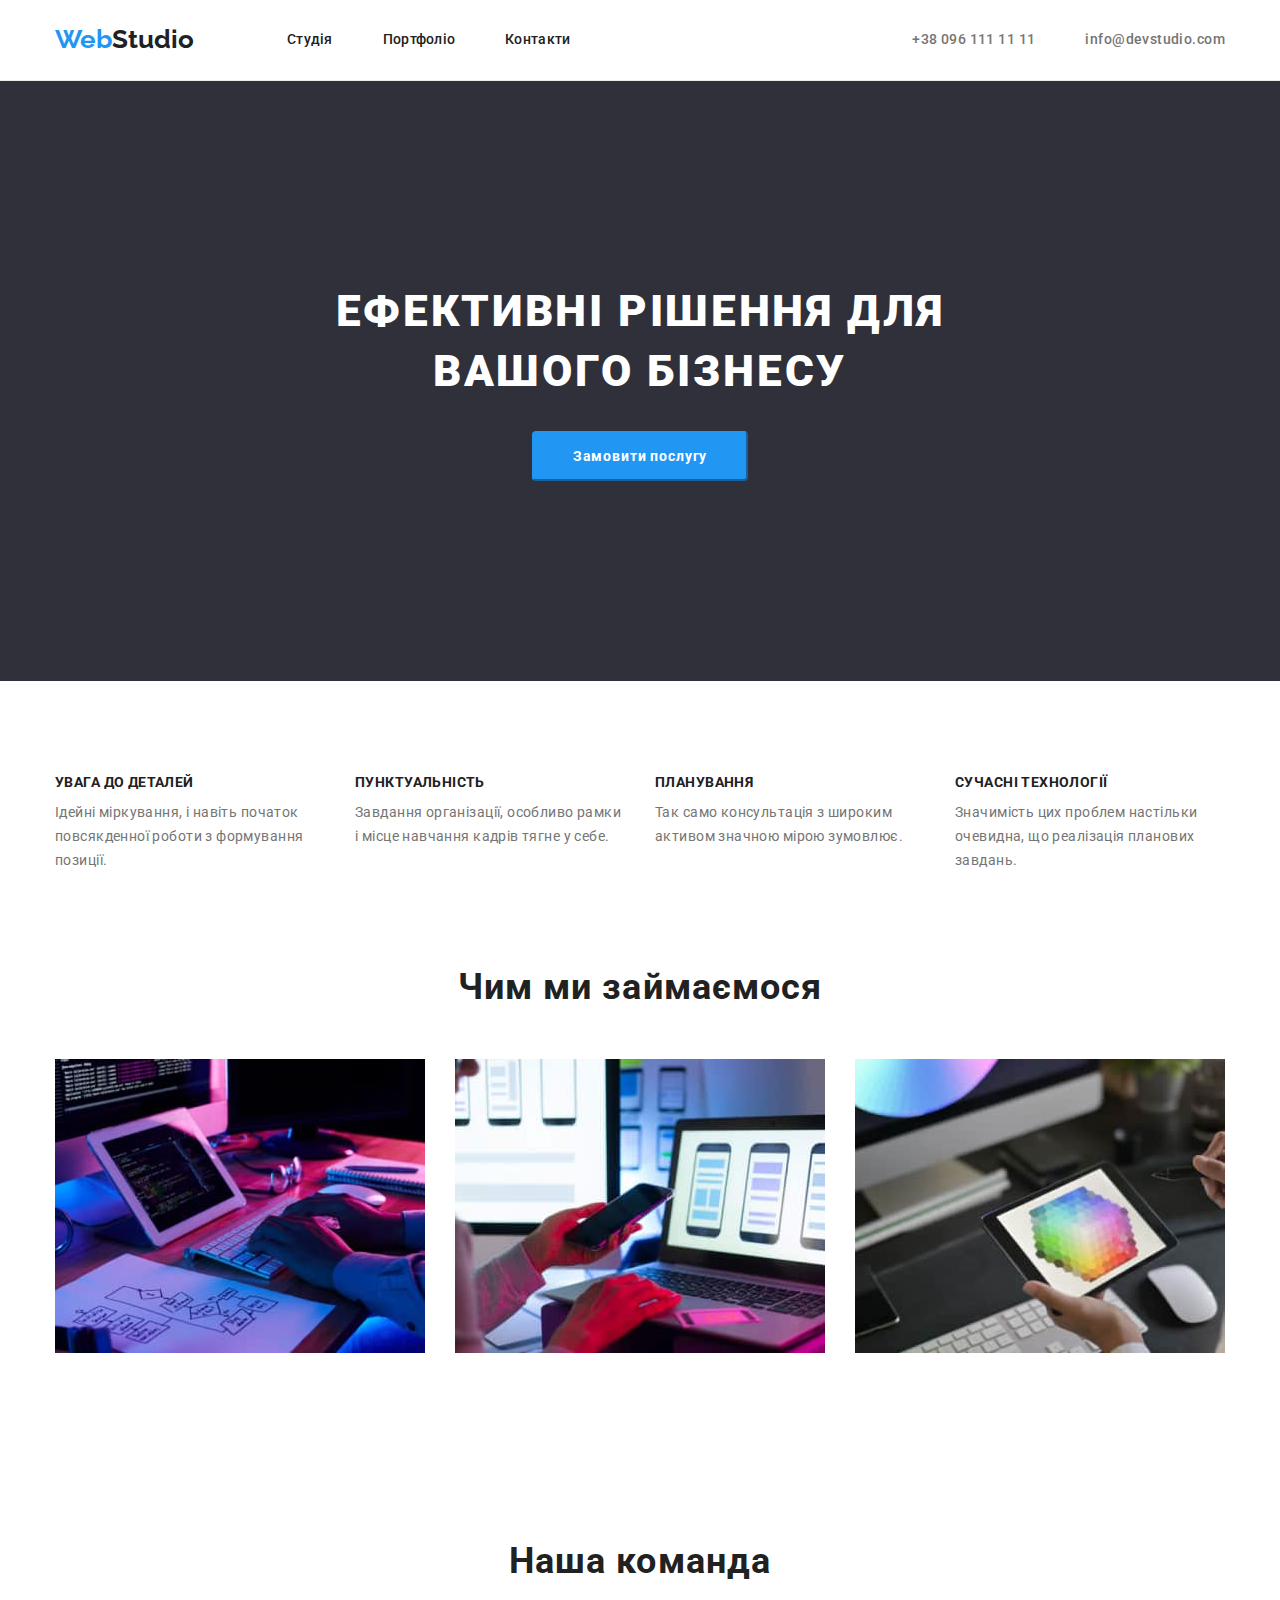
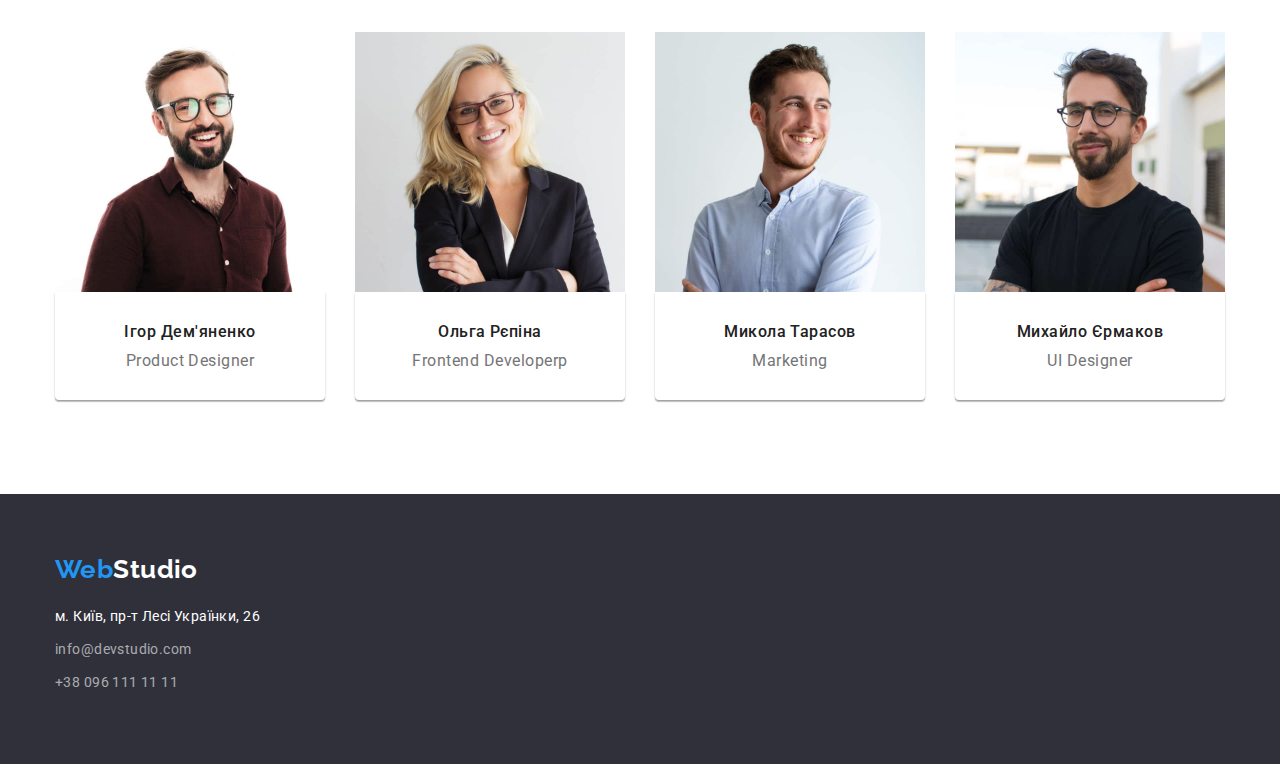
<file: index.html>
<!DOCTYPE html>
<html lang="uk">

<head>
    <meta charset="UTF-8">
    <meta http-equiv="X-UA-Compatible" content="IE=edge">
    <meta name="viewport" content="width=device-width, initial-scale=1.0">
    <link rel="preconnect" href="https://fonts.googleapis.com">
    <link rel="preconnect" href="https://fonts.gstatic.com" crossorigin>
    <link
        href="https://fonts.googleapis.com/css2?family=Raleway:wght@700&family=Roboto:wght@400;500;700;900&display=swap"
        rel="stylesheet">
    <!-- Спочатку нормалізатор -->
    <link rel="stylesheet"
        href="https://cdnjs.cloudflare.com/ajax/libs/modern-normalize/1.0.0/modern-normalize.min.css">
    <!-- В нормалізаторі modern-normalize за замовчуванням заданий глобальний border-box  в своїх стилях його можна не
        вказувати. -->
    <!-- Потім мої стилі -->
    <link rel="stylesheet" href="./css/styles.css" />
    <title>WebStudio</title>
</head>

<body>
    <!------------------------------- Header ------------------->
    <header class="header">
        <div class="container">
            <div class="container-header">
            <nav class="nav-sait">
                <a class="logo link" href="./index.html" lang="en"><span class="logo-accent">Web</span>Studio</a>
                <ul class="nav list">
                    <li class="nav-item"><a class="nav-link" href="./index.html">Студія</a> </li>
                    <li class="nav-item"><a class="nav-link" href="./portfolio.html">Портфоліо</a> </li>
                    <li class="nav-item"><a class="nav-link" href="#">Контакти</a> </li>
                </ul>
            </nav>
            <div class="heder-conect">
                <ul class="nav list">
                    <li><a class="link contacts nav-link" href="tel:+380961111111">+38 096 111 11 11</a> </li>
                    <li><a class="link contacts nav-link" href="mailto:info@devstudio.com">info@devstudio.com</a> </li>
                </ul>
            </div>
            </div>
        </div>
    </header>

    <main>
        <!------------------ section Hero------------------->
        <section class="hero">
            <div class="container">
                <h1 class="hero-title">Ефективні рішення для вашого бізнесу</h1>
                <button class="hero-button" type="button">Замовити послугу</button>
            </div>
        </section>
        <!---------------------section benefits ------------------->
        <section class="section">
            <div class="container">
                <!-- ЗАХОВАТИ ЗАГОЛОВОК -->
                <h2 class="visually-hidden">Наші переваги</h2>
                <ul class="list">
                    <li class="benefits-list">
                        <h3 class="benefits-title">Увага до деталей</h3>
                        <p class="benefits-text">Ідейні міркування, і навіть початок повсякденної роботи з формування
                            позиції.</p>
                    </li>
                    <li class="benefits-list">
                        <h3 class="benefits-title">Пунктуальність</h3>
                        <p class="benefits-text">Завдання організації, особливо рамки і місце навчання кадрів тягне у
                            себе.</p>
                    </li>
                    <li class="benefits-list">
                        <h3 class="benefits-title">Планування</h3>
                        <p class="benefits-text">Так само консультація з широким активом значною мірою зумовлює.</p>
                    </li>
                    <li class="benefits-list">
                        <h3 class="benefits-title">Сучасні технології</h3>
                        <p class="benefits-text">Значимість цих проблем настільки очевидна, що реалізація планових
                            завдань.</p>
                    </li>
                </ul>
            </div>
        </section>

        <!-- --------------------------about ------------------------>
        <section class="section about">
            <div class="container">
                <h2 class="about-title">Чим ми займаємося</h2>
                <ul class="about list">
                    <li><img src="./images/box1.jpg" alt="компютер" width="370"></li>
                    <li><img src="./images/box2.jpg" alt="телефон" width="370"></li>
                    <li><img src="./images/box3.jpg" alt="планшет" width="370"></li>
                </ul>
            </div>
        </section>


        <!-- ----------------------- team --------------------------- -->
        <section class="section">
            <div class="container">
                <h2 class="team-title">Наша команда</h2>
                <ul class="team list">
                    <li>
                        <img class="card-img" src="./images/foto1.jpg" alt="фото-дизайнера" width="270">
                        <div class="card">
                            <h3 class="team-user-name">Ігор Дем'яненко</h3>
                            <p class="team-user">Product Designer</p>
                        </div>
                    </li>
                    <li>
                        <img class="card-img" src="./images/foto2.jpg" alt="фото-розробника" width="270">
                        <div class="card">
                            <h3 class="team-user-name">Ольга Рєпіна</h3>
                            <p class="team-user">Frontend Developerp</p>
                        </div>
                    </li>
                    <li>
                        <img class="card-img" src="./images/foto3.jpg" alt="фото-маркетолога" width="270">
                        <div class="card">
                            <h3 class="team-user-name">Микола Тарасов</h3>
                            <p class="team-user">Marketing</p>
                        </div>
                    </li>
                    <li>
                        <img class="card-img" src="./images/foto4.jpg" alt="фото-дизайнера-юай" width="270">
                        <div class="card">
                            <h3 class="team-user-name">Михайло Єрмаков</h3>
                            <p class="team-user">UI Designer</p>
                        </div>
                    </li>
                </ul>
            </div>
        </section>
    </main>
    <!------------------------------------- footer -----------------  -->
    <footer class="footer">
        <div class="container">
            <div class="container-logo">
                <a class="link footer-logo" href="./index.html" lang="en"> <span
                        class="logo-accent">Web</span>Studio</a>
            </div>
            <div class="container-address">
                <address>
                    <a class="link address-link" href="https://goo.gl/maps/qexC5noHdbvhc4Kc7" target="_blank"
                        rel="noopener noreferrer">м. Київ, пр-т Лесі Українки, 26</a>
                </address>
            </div>

            <ul>
                <li>
                    <div class="container-contacts">
                        <a class="foot-contacts" href="mailto:info@devstudio.com">info@devstudio.com</a>
                    </div>
                </li>
                <li>
                    <div class="container-contacts">
                        <a class="foot-contacts" href="tel:+380961111111">+38 096 111 11 11</a>
                    </div>
                </li>
            </ul>
        </div>
    </footer>
</body>

</html>
</file>
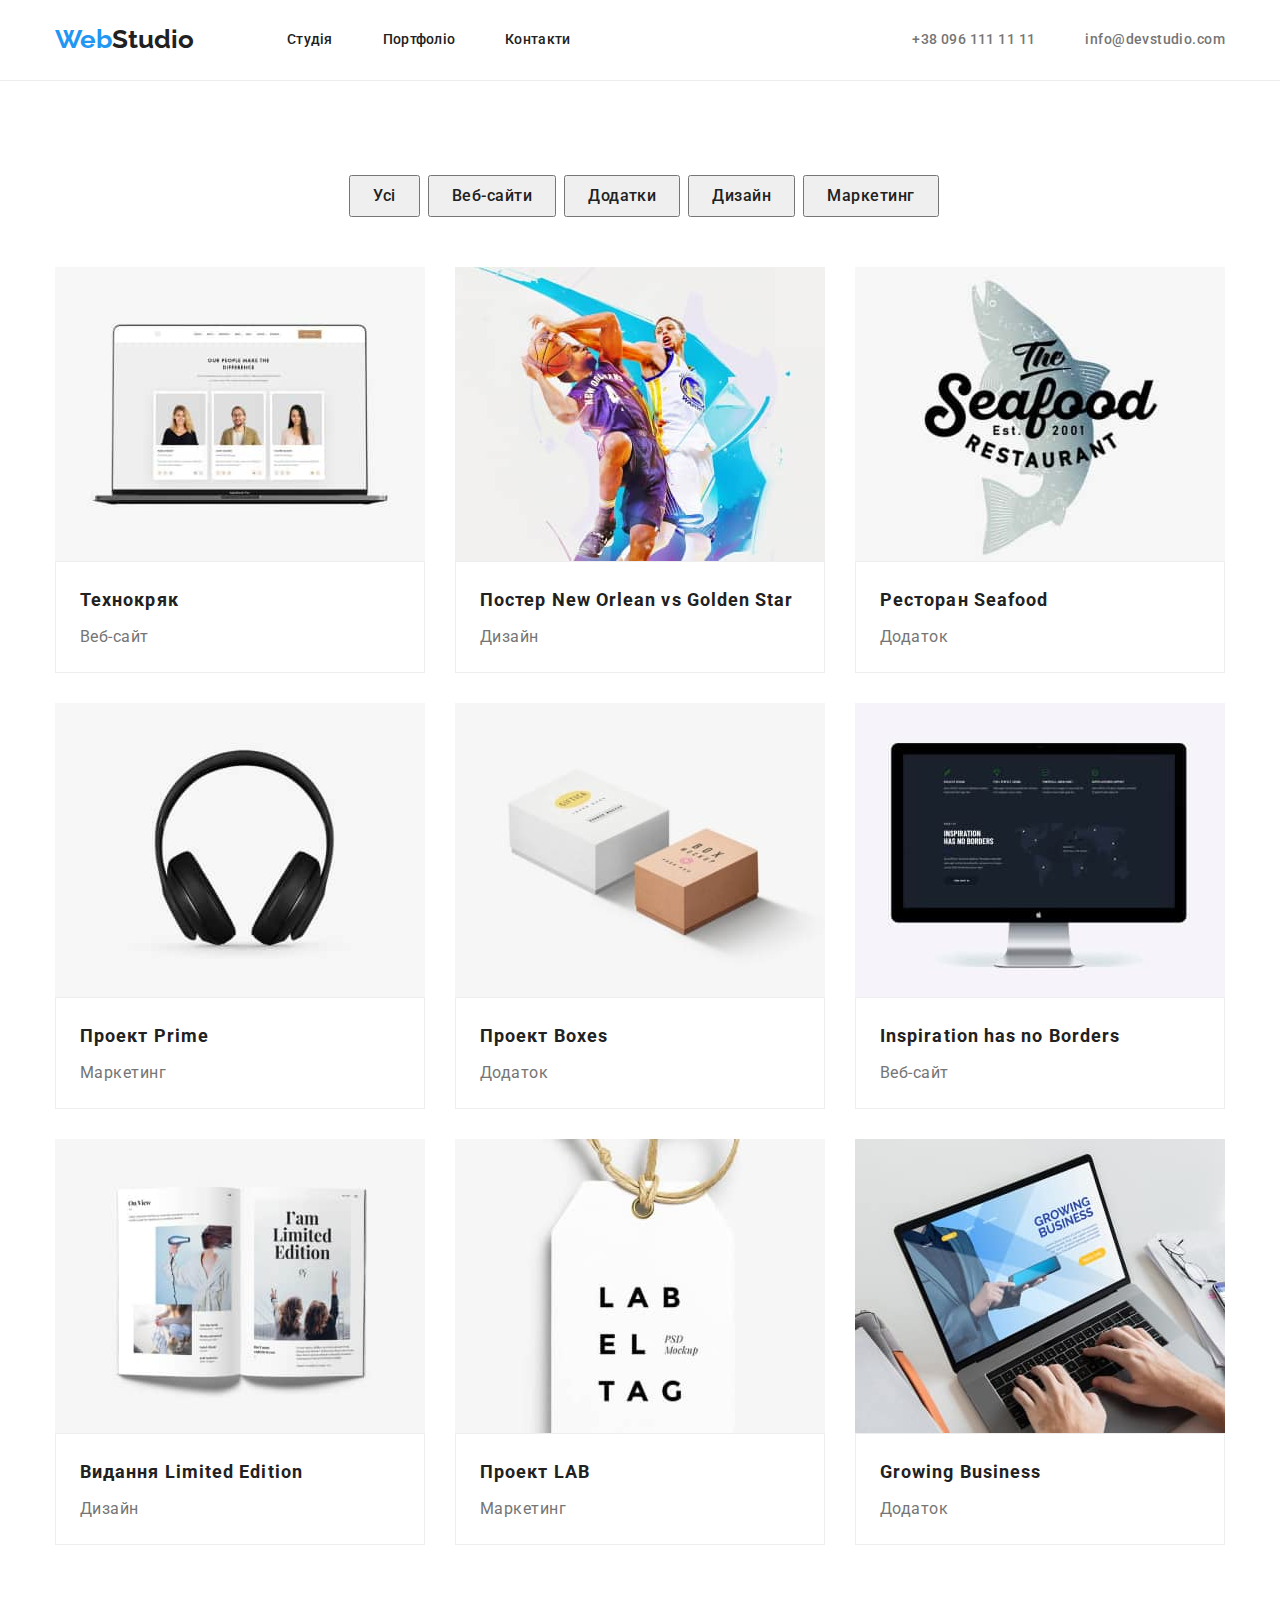
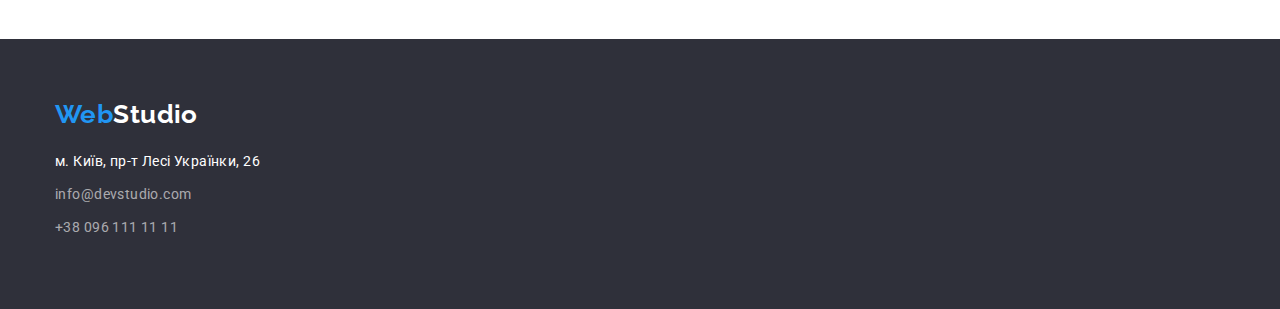
<file: portfolio.html>
<!DOCTYPE html>
<html lang="uk">

<head>
    <meta charset="UTF-8">
    <meta http-equiv="X-UA-Compatible" content="IE=edge">
    <meta name="viewport" content="width=device-width, initial-scale=1.0">
    <link rel="preconnect" href="https://fonts.googleapis.com">
    <link rel="preconnect" href="https://fonts.gstatic.com" crossorigin>
    <link
        href="https://fonts.googleapis.com/css2?family=Raleway:wght@700&family=Roboto:wght@400;500;700;900&display=swap"
        rel="stylesheet">
    <!-- Спочатку нормалізатор -->
    <link rel="stylesheet"
        href="https://cdnjs.cloudflare.com/ajax/libs/modern-normalize/1.0.0/modern-normalize.min.css">
    <!-- В нормалізаторі modern-normalize за замовчуванням заданий глобальний border-box  в своїх стилях його можна не
        вказувати. -->
    <!-- Потім мої стилі -->
    <link rel="stylesheet" href="./css/styles.css" />
    <title>WebStudio</title>
</head>

<body>
    <!-------------------------------------- Header ------------------->
    <header class="header">
        <div class="container">
            <div class="container-header">
                <nav class="nav-sait">
                    <a class="logo link" href="./index.html" lang="en"><span class="logo-accent">Web</span>Studio</a>
                    <ul class="nav list">
                        <li class="nav-item"><a class="nav-link" href="./index.html">Студія</a> </li>
                        <li class="nav-item"><a class="nav-link" href="./portfolio.html">Портфоліо</a> </li>
                        <li class="nav-item"><a class="nav-link" href="#">Контакти</a> </li>
                    </ul>
                </nav>
                <div class="heder-conect">
                    <ul class="nav list">
                        <li><a class="link contacts nav-link" href="tel:+380961111111">+38 096 111 11 11</a> </li>
                        <li><a class="link contacts nav-link" href="mailto:info@devstudio.com">info@devstudio.com</a>
                        </li>
                    </ul>
                </div>
            </div>
        </div>
    </header>

    </div>
    <main>
        <!------------------------- список кнопок-------------->
        <section class="section">
            <div class="container">
                <div class="btn-container">
                    <ul class="list">
                        <li class="btn-item"> <button class="button button-potfolio" type="button">Усі</button></li>
                        <li class="btn-item"> <button class="button button-potfolio" type="button">Веб-сайти</button>
                        </li>
                        <li class="btn-item"> <button class="button button-potfolio" type="button">Додатки</button></li>
                        <li class="btn-item"> <button class="button button-potfolio" type="button">Дизайн</button></li>
                        <li class="btn-item"> <button class="button button-potfolio" type="button">Маркетинг</button>
                        </li>
                    </ul>
                </div>

                <!-------------------------наші роботи products------------------->
                <ul class="list products-card ">
                    <li>
                        <img clas="product-img" src="./images/tehnocrack.jpg" alt="технокряк" width="370">
                        <div class="products-text">
                            <h3 class="products-title">Технокряк</h3>
                            <p class="products-item">Веб-сайт</p>
                        </div>
                    </li>
                    <li>
                        <img clas="product-img" src="./images/neworlean.jpg" alt="ньюОрлеан" width="370">
                        <div class="products-text">
                            <h3 class="products-title">Постер New Orlean vs Golden Star</h3>
                            <p class="products-item">Дизайн</p>
                        </div>
                    </li>
                    <li>
                        <img clas="product-img" src="./images/seafood.jpg" alt="ресторан" width="370">
                        <div class="products-text">
                            <h3 class="products-title"> Ресторан <span lang="en">Seafood</span></h3>
                            <p class="products-item">Додаток</p>
                        </div>
                    </li>
                    <li>
                        <img clas="product-img" src="./images/prime.jpg" alt="прайм" width="370">
                        <div class="products-text">
                            <h3 class="products-title">Проект <span lang="en">Prime</span></h3>
                            <p class="products-item">Маркетинг</p>
                        </div>
                    </li>
                    <li>
                        <img clas="product-img" src="./images/boxes.jpg" alt="боксес" width="370">
                        <div class="products-text">
                            <h3 class="products-title">Проект <span lang="en">Boxes</span></h3>
                            <p class="products-item">Додаток</p>
                        </div>
                    </li>
                    <li>
                        <img clas="product-img" src="./images/inspiration.jpg" alt="натхнення" width="370">
                        <div class="products-text">
                            <h3 class="products-title"> Inspiration has no Borders</h3>
                            <p class="products-item">Веб-сайт</p>
                        </div>
                    </li>
                    <li>
                        <img clas="product-img" src="./images/limited.jpg" alt="видання" width="370">
                        <div class="products-text">
                            <h3 class="products-title">Видання <span lang="en">Limited Edition</span></h3>
                            <p class="products-item">Дизайн</p>
                        </div>
                    </li>
                    <li>
                        <img clas="product-img" src="./images/lab.jpg" alt="лаб" width="370">
                        <div class="products-text">
                            <h3 class="products-title">Проект <span lang="en">LAB</span></h3>
                            <p class="products-item">Маркетинг</p>
                        </div>
                    </li>
                    <li>
                        <img clas="product-img" src="./images/business.jpg" alt="бизнес" width="370">
                        <div class="products-text">
                            <h3 class="products-title"> <span lang="en">Growing Business</span></h3>
                            <p class="products-item">Додаток</p>
                        </div>
                    </li>
                </ul>
            </div>
        </section>
    </main>
    <!----------------- footer ----------------->
    <footer class="footer">
        <div class="container">
            <div class="container-logo">
                <a class="link footer-logo" href="./index.html" lang="en"> <span
                        class="logo-accent">Web</span>Studio</a>
            </div>
            <div class="container-address">
                <address>
                    <a class="link address-link" href="https://goo.gl/maps/qexC5noHdbvhc4Kc7" target="_blank"
                        rel="noopener noreferrer">м. Київ, пр-т Лесі Українки, 26</a>
                </address>
            </div>

            <ul>
                <li>
                    <div class="container-contacts">
                        <a class="foot-contacts" href="mailto:info@devstudio.com">info@devstudio.com</a>
                    </div>
                </li>
                <li>
                    <div class="container-contacts">
                        <a class="foot-contacts" href="tel:+380961111111">+38 096 111 11 11</a>
                    </div>
                </li>
            </ul>
        </div>
    </footer>
</body>

</html>
</file>
<file: css/styles.css>
/* outline: 5px solid black; */
/* background-color:blueviolet; */

:root {
    /* колір текста основного #757575*/
    /* колір текста для заголовок #212121 */
    --primary-text-color: #757575;
    --secondary-text-color: #212121;
    /* акцентный колір фону #2196F3*/
    /* акцентный колір тексту #FFFFFF*/
    --acсent-backgroud: #2196F3;
    --accent-text: #FFFFFF;

    /* колір фона основний  #FFFFFF */
    /* колір фона для Hero та footer #2F303A*/
    --primary-background-color: #FFFFFF;
    --secondary-background-color: #2F303A;
}

/* font-weight: 400; */
/* font-style: normal за замовчуванням є у браузера   */
body {
    font-family: 'Roboto', sans-serif;
    font-size: 14px;
    background-color: var(--primary-background-color);
    color: var(--primary-text-color);
}

.link {
    display: flex;
    text-decoration: none;
}

.list {
    display: flex;
    list-style: none;
}

.button {
    font-family: 'Roboto', sans-serif;
    cursor: pointer;
    text-align: center;
}

/*--- заховати заголовок--- */
.visually-hidden {
    position: absolute;
    white-space: nowrap;
    width: 1px;
    height: 1px;
    overflow: hidden;
    border: 0;
    padding: 0;
    clip: rect(0 0 0 0);
    clip-path: inset(50%);
    margin: -1px;
}

p,
h1,
h2,
h3,
h4,
h5,
h6 {
    margin: 0;
}

ol,
ul {
    margin: 0;
    padding-left: 0;
    list-style: none;
}

a {
    color: currentColor;
    text-decoration: none;
}

img {
    display: block;
    max-width: 100%;
    height: auto;
}

.container {
    /* width: 1170 + 2*15px= 1200; */
    width: 1200px;
    padding-left: 15px;
    padding-right: 15px;
    margin: 0 auto;
    /* outline: 2px solid tomato; */
}

.section {
    /* outline: 2px solid green; */
    padding-top: 94px;
    padding-bottom: 94px;
}

/* ------------------заголовок с навигацией------------- */
.header {
    padding-top: 24px;
    padding-bottom: 25px;
    border-bottom: 1px solid #ECECEC;
}

/* короб для лого та кроба с навигацией та контактами */
.container-header {
    display: flex;
    align-items: center;
}

/* короб для навигации  */
.nav-sait {
    display: flex;
    align-items: center;
}

/* короб для телеф та емайла */
.heder-conect {
    display: flex;
    align-items: center;
    margin-left: auto;
}

.logo {
    font-family: 'Raleway';
    font-weight: 700;
    font-size: 26px;
    line-height: 1.19;
    color: var(--secondary-text-color);
}

.logo-accent {
    color: var(--acсent-backgroud);
}

.logo.link {
    margin-right: 93px;
}

.nav.list {
    display: flex;
    gap: 50px;

}

.nav-link {
    font-weight: 500;
    line-height: 1.14;
    color: var(--secondary-text-color);
    letter-spacing: 0.02em;
}

.nav-link:hover,
.nav-link:focus {
    color: var(--acсent-backgroud);
}

.contacts {
    font-style: normal;
    line-height: 1.71;
    letter-spacing: 0.03em;
    color: var(--primary-text-color);
}

.current {
    color: var(--acсent-backgroud);
}

/* ----------------------------Hero-------------------- */
.hero {
    /* width: 1200px; */
    margin: 0 auto;
    background: var(--secondary-background-color);
    text-align: center;
    padding: 200px 0px;
}

.hero-title {
    width: 696px;
    font-weight: 900;
    font-size: 44px;
    line-height: calc(60/44);
    color: var(--primary-background-color);
    text-transform: uppercase;
    letter-spacing: 0.06em;
    margin: 0 auto;
    margin-bottom: 30px;
}

.hero-button {
    width: 216px;
    font-weight: 700;
    line-height: 1.87;
    color: var(--accent-text);
    background: var(--acсent-backgroud);
    border-radius: 4px;
    border-color: var(--acсent-backgroud);
    letter-spacing: 0.06em;
    align-items: center;
    padding: 10px 32px;
}

/* -----------------------benefits------------------- */
.benefits-list {
    justify-content: center;
    width: 270px;

}

.benefits-list:not(:last-child) {
    margin-right: 30px;
}

.benefits-title {
    font-weight: 700;
    font-size: 14px;
    line-height: 1.14;
    color: var(--secondary-text-color);
    letter-spacing: 0.03em;
    text-transform: uppercase;
    margin-bottom: 10px;
}

.benefits-text {
    font-size: 14px;
    line-height: 1.71;
    letter-spacing: 0.03em;
}

/* -------------заголовок h2 для about  та team---------------- */
.about-title,
.team-title {
    font-weight: 700;
    font-size: 36px;
    line-height: 1.16;
    color: var(--secondary-text-color);
    letter-spacing: 0.03em;
    text-align: center;
    margin-bottom: 50px;
}

/* ---------------------- about --------------------- */
.section.about {
    padding-top: 0px;
}

.about.list {
    display: flex;
    justify-content: space-between;
}

/* ----------------------------team------------------ */
.team.list {
    display: flex;
    justify-content: space-between;
    align-items: center;
}

.card {
    max-width: 270px;
    margin-left: auto;
    margin-right: auto;
    background: var(--primary-background-color);
    box-shadow: 0px 1px 3px rgba(0, 0, 0, 0.12), 0px 1px 1px rgba(0, 0, 0, 0.14), 0px 2px 1px rgba(0, 0, 0, 0.2);
    border-radius: 0px 0px 4px 4px;
    padding: 30px 0px;
}

.card-image {
    display: block;
}

.team-user {
    font-size: 16px;
    line-height: 1.19;
    letter-spacing: 0.03em;
    text-align: center;
}

.team-user-name {
    font-weight: 500;
    font-size: 16px;
    line-height: 1.19;
    color: var(--secondary-text-color);
    letter-spacing: 0.03em;
    text-align: center;
    margin-bottom: 10px;
}

/* --------------------------footer------- */
.footer {
    margin: 0 auto;
    background: var(--secondary-background-color);
    font-family: 'Roboto', sans-serif;
    font-size: 14px;
    padding-top: 60px;
    padding-bottom: 60px;
    line-height: 1.71;
    letter-spacing: 0.03em;

}

.container-logo {
    width: 145px;
    margin-bottom: 20px;
}

.footer-logo {
    font-family: 'Raleway';
    font-style: normal;
    font-weight: 700;
    font-size: 26px;
    line-height: 1.19;
    color: var(--accent-text);

}

.address-link {
    font-style: normal;
    line-height: 1.71;
    letter-spacing: 0.03em;
    color: var(--accent-text);
}

.container-address {
    margin-bottom: 9px;
}


.container-contacts {
    margin-bottom: 9px;
}

.foot-contacts {
    color: rgba(255, 255, 255, 0.6);
}

/* ----------------------------portfolio--------------- */
.btn-container {
    display: flex;
    justify-content: center;
    margin-bottom: 50px;

}

.button-potfolio {
    font-weight: 500;
    font-size: 16px;
    line-height: 1.625;
    color: var(--secondary-text-color);
    letter-spacing: 0.03em;
    padding: 6px 22px;
}

.btn-item {
    margin-left: 8px;
}

.button-potfolio:hover,
.button-potfolio:focus {
    color: var(--accent-text);
    background: var(--acсent-backgroud)
}

.products-card {
    display: flex;
    flex-wrap: wrap;
    gap: 30px;
    background: var(--primary-background-color);
    /* flex-basis: calc((100% - 30px) / 3); */
}


.products-text {
    padding: 20px 24px;
    border: 1px solid #EEEEEE;
}

.products-title {
    font-weight: 700;
    font-size: 18px;
    line-height: 2;
    color: var(--secondary-text-color);
    letter-spacing: 0.06em;
    margin-bottom: 4px;
}

.products-item {
    font-size: 16px;
    line-height: 1.875;
    letter-spacing: 0.03em;
}
</file>
